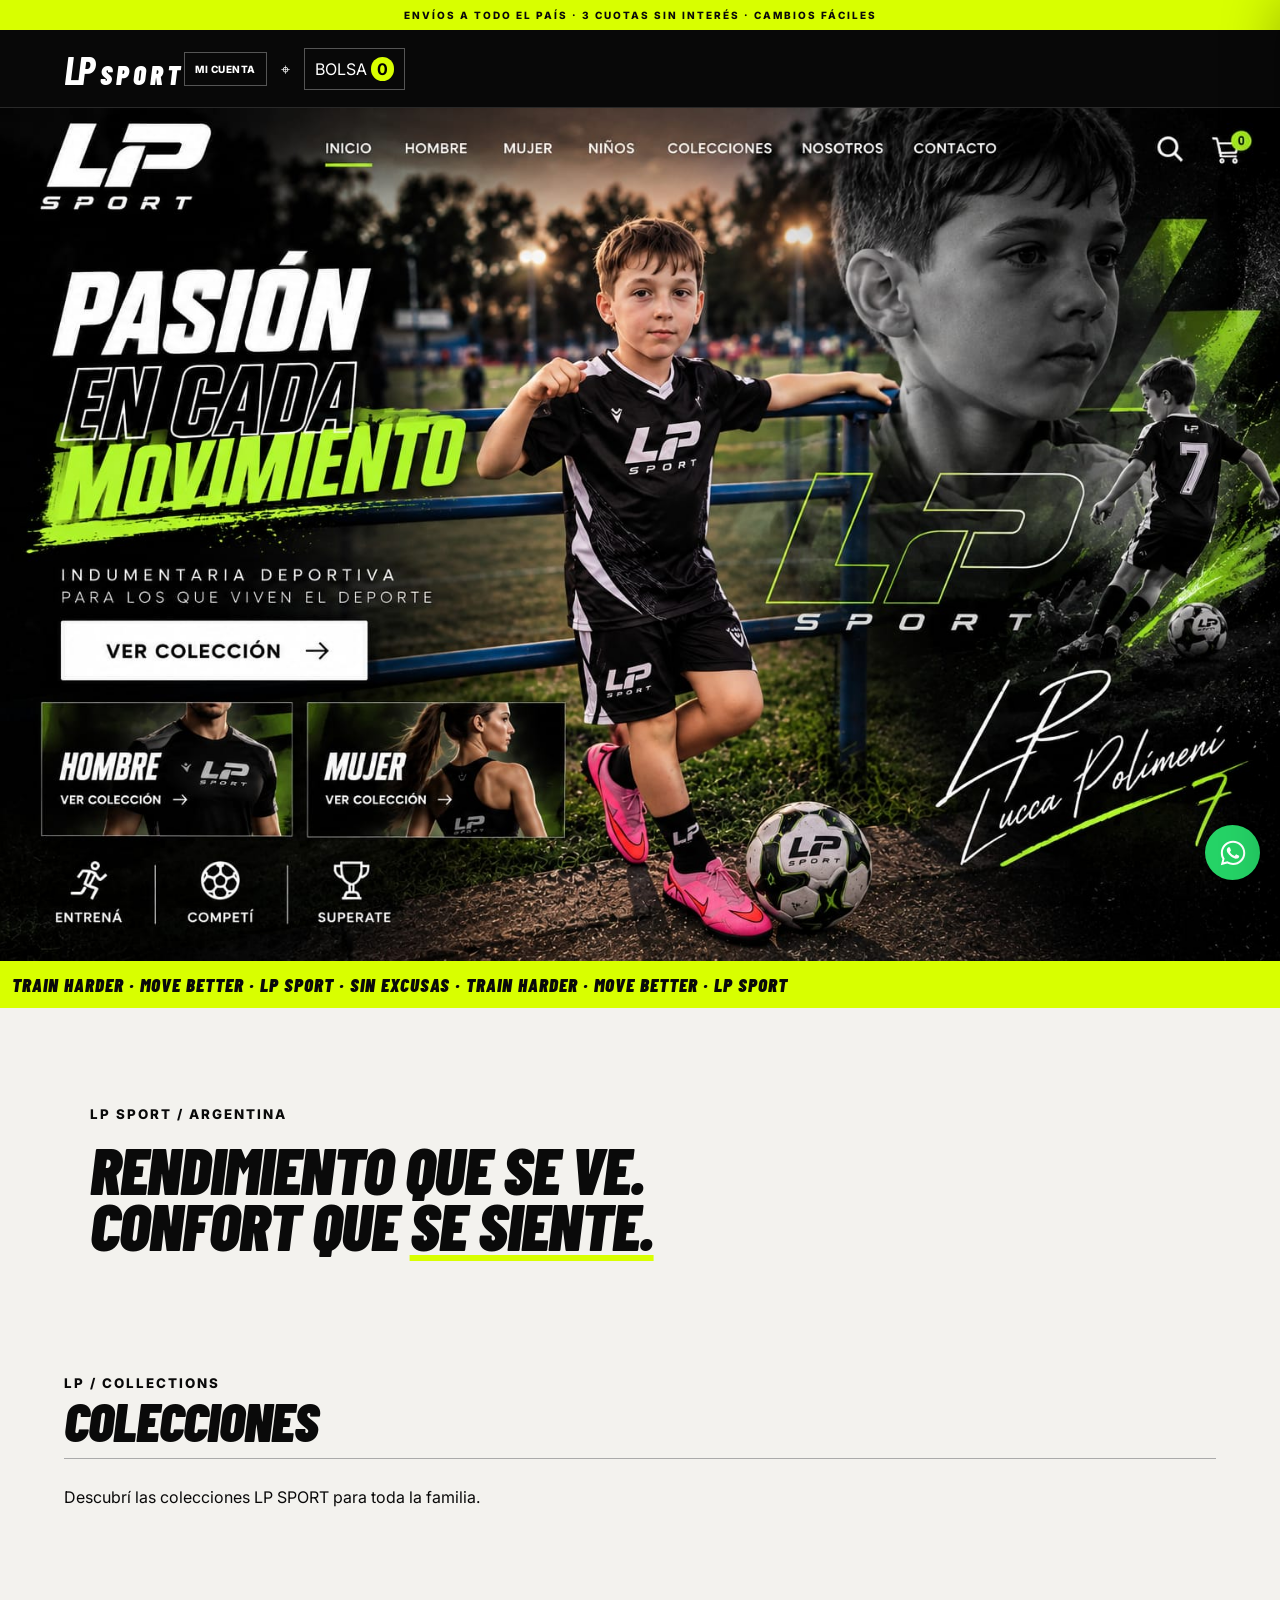
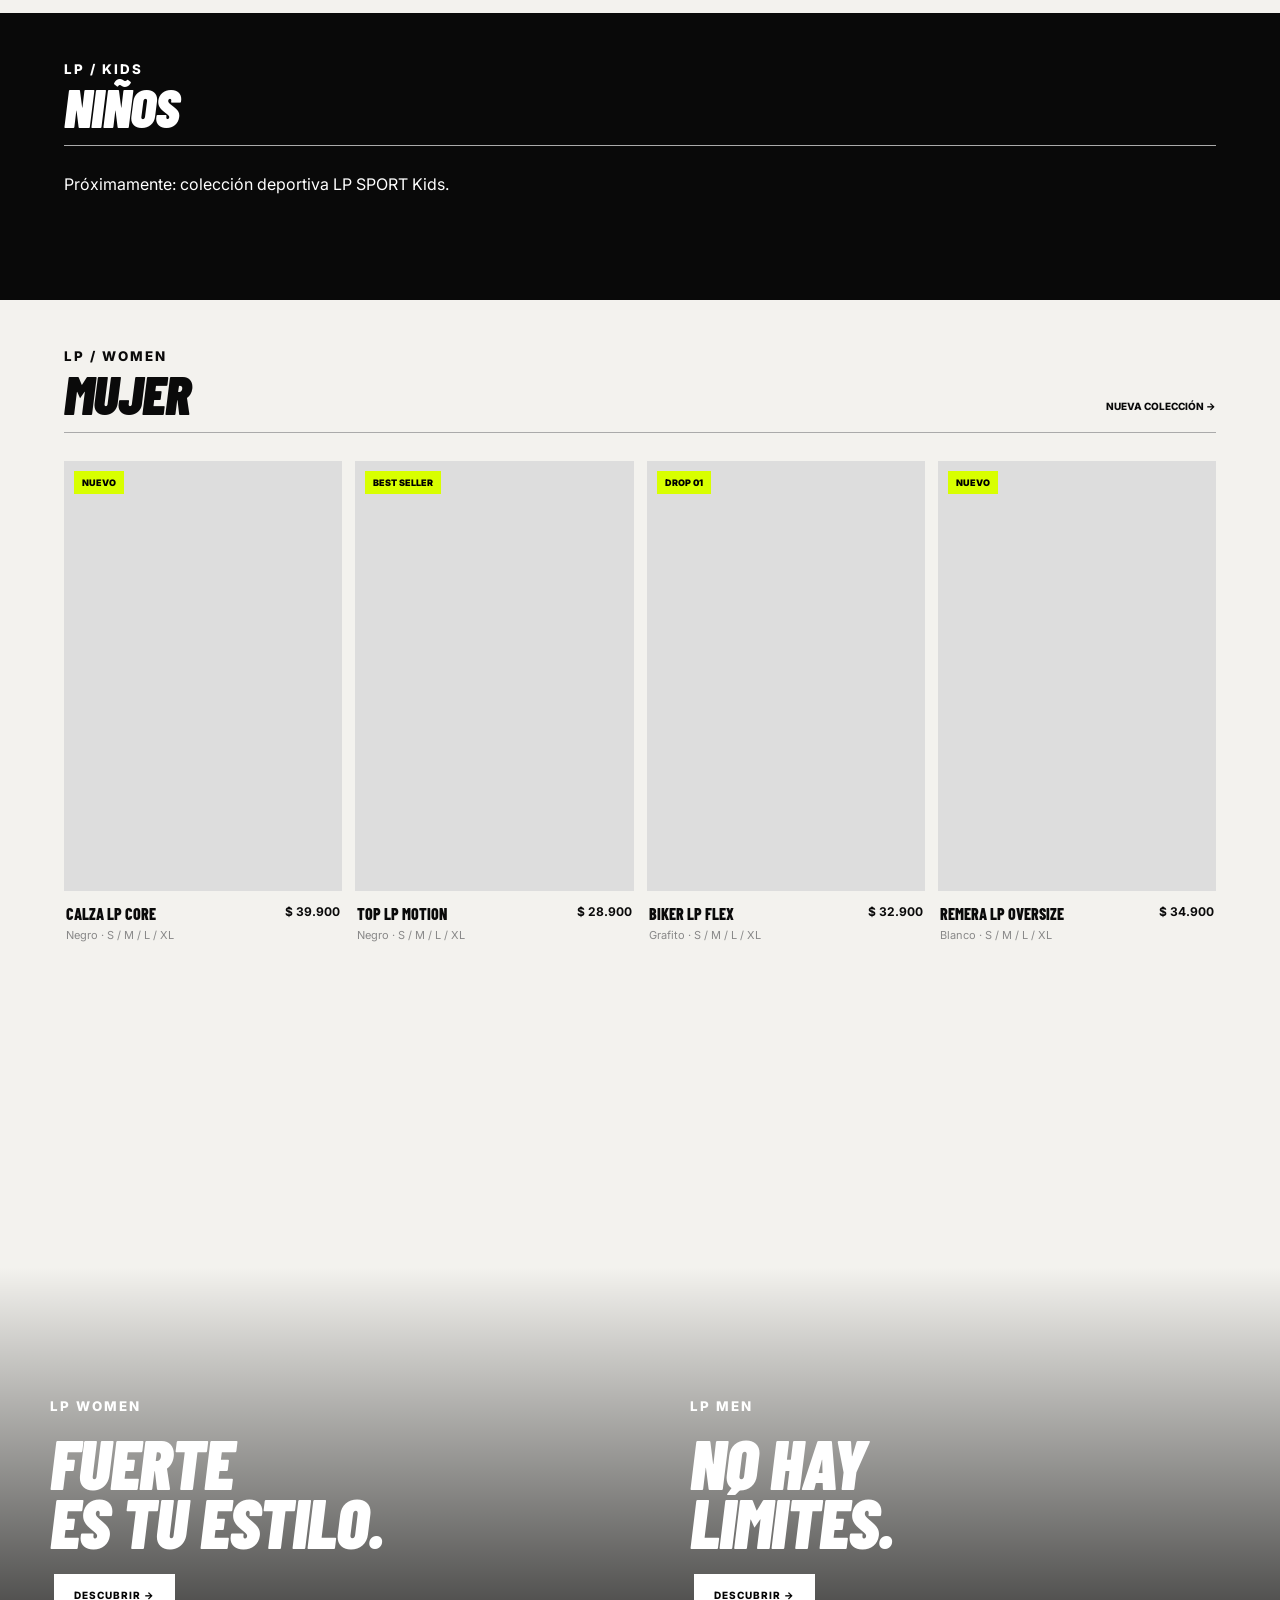
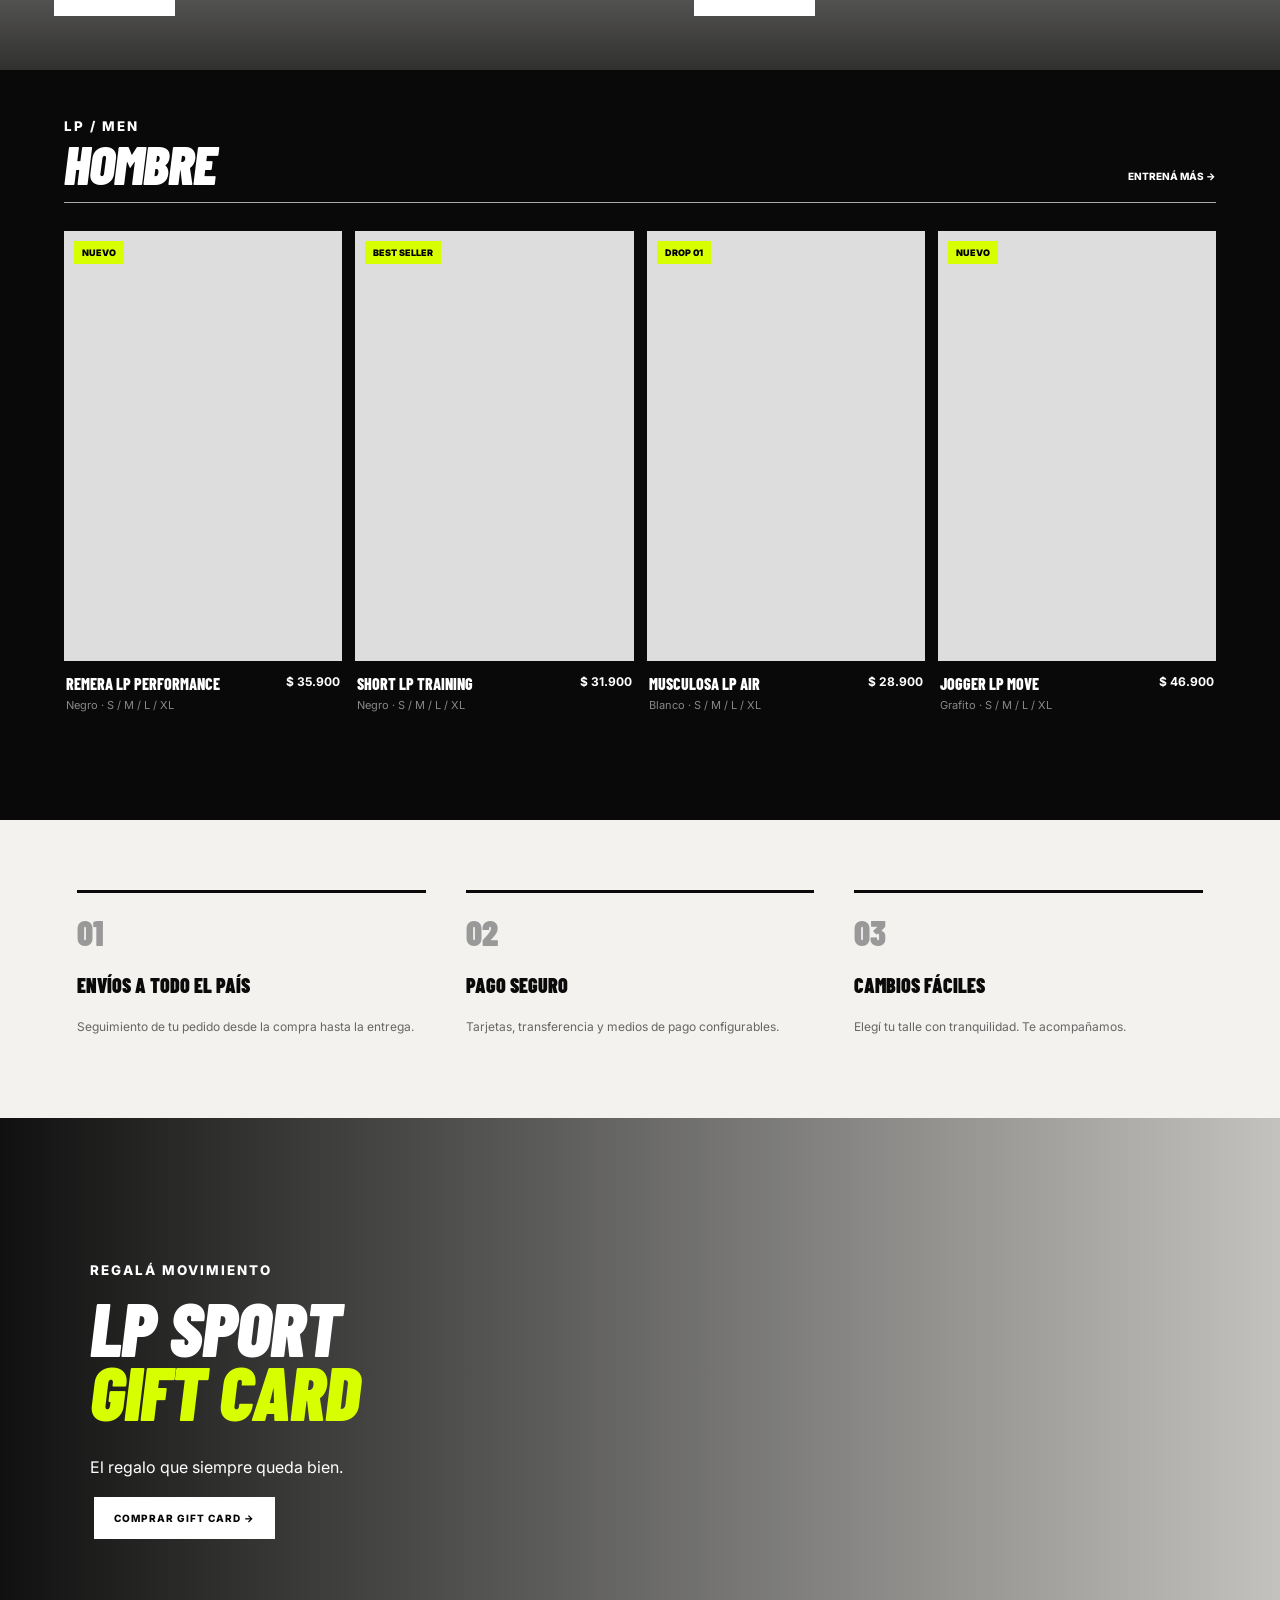
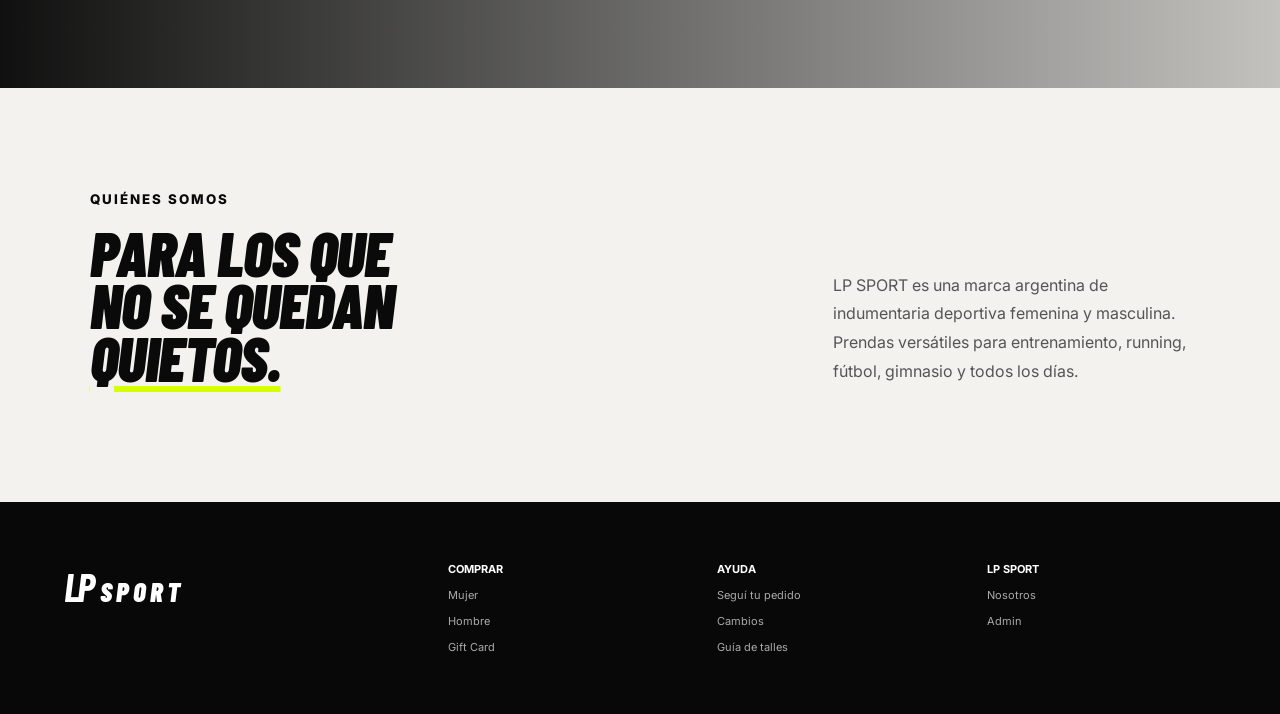
<file: index.html>
<!doctype html><html lang="es"><head><meta charset="utf-8"><meta name="viewport" content="width=device-width,initial-scale=1"><title>LP SPORT | Indumentaria deportiva</title><meta name="theme-color" content="#080808"><link rel="icon" href="lp-icon.svg" type="image/svg+xml"><link rel="manifest" href="manifest.webmanifest"><link href="https://fonts.googleapis.com/css2?family=Barlow+Condensed:ital,wght@0,700;0,900;1,900&family=Inter:wght@400;600;800&display=swap" rel="stylesheet"><link rel="stylesheet" href="styles.css"><link rel="stylesheet" href="portada.css?v=6"></head><body>
<div class="top">ENVÍOS A TODO EL PAÍS · 3 CUOTAS SIN INTERÉS · CAMBIOS FÁCILES</div><header class="minimalHeader"><a class="brand" href="#"><b>LP</b> SPORT</a><div class="headActions"><button id="installBtn" class="installApp" onclick="installLP()" hidden>INSTALAR APP</button><button class="clientBtn" onclick="openClient()">MI CUENTA</button><button onclick="openTrack()">⌖</button><button class="bag" onclick="openCart()">BOLSA <b id="count">0</b></button></div></header>
<section class="hero"><div class="heroLinks" aria-label="Navegación de portada"><a class="hl inicio" href="#" aria-label="Inicio"></a><a class="hl hombre" href="#hombre" aria-label="Hombre"></a><a class="hl mujer" href="#mujer" aria-label="Mujer"></a><a class="hl ninos" href="#ninos" aria-label="Niños"></a><a class="hl colecciones" href="#colecciones" aria-label="Colecciones"></a><a class="hl nosotros" href="#nosotros" aria-label="Nosotros"></a><a class="hl contacto" href="#contacto" aria-label="Contacto"></a></div><div class="heroText"><small>LP SPORT · DROP 01</small><h1>HECHO PARA<br><i>MOVERTE.</i></h1><p>Indumentaria deportiva femenina y masculina para entrenar fuerte y vivir en movimiento.</p><a class="btn" href="#mujer">COMPRAR MUJER →</a><a class="btn ghost" href="#hombre">COMPRAR HOMBRE →</a></div></section>
<div class="ticker">TRAIN HARDER · MOVE BETTER · LP SPORT · SIN EXCUSAS · TRAIN HARDER · MOVE BETTER · LP SPORT</div>
<section class="statement"><small>LP SPORT / ARGENTINA</small><h2>RENDIMIENTO QUE SE VE.<br>CONFORT QUE <i>SE SIENTE.</i></h2></section>
<section class="shop" id="colecciones"><div class="title"><div><small>LP / COLLECTIONS</small><h2>COLECCIONES</h2></div></div><p>Descubrí las colecciones LP SPORT para toda la familia.</p></section><section class="shop black" id="ninos"><div class="title"><div><small>LP / KIDS</small><h2>NIÑOS</h2></div></div><p>Próximamente: colección deportiva LP SPORT Kids.</p></section><section class="shop" id="mujer"><div class="title"><div><small>LP / WOMEN</small><h2>MUJER</h2></div><span>NUEVA COLECCIÓN →</span></div><div class="grid" id="women"></div></section>
<section class="duo"><div class="tile woman"><div><small>LP WOMEN</small><h2>FUERTE<br>ES TU ESTILO.</h2><a class="btn" href="#mujer">DESCUBRIR →</a></div></div><div class="tile man"><div><small>LP MEN</small><h2>NO HAY<br>LÍMITES.</h2><a class="btn" href="#hombre">DESCUBRIR →</a></div></div></section>
<section class="shop black" id="hombre"><div class="title"><div><small>LP / MEN</small><h2>HOMBRE</h2></div><span>ENTRENÁ MÁS →</span></div><div class="grid" id="men"></div></section>
<section class="perks"><div><b>01</b><h3>ENVÍOS A TODO EL PAÍS</h3><p>Seguimiento de tu pedido desde la compra hasta la entrega.</p></div><div><b>02</b><h3>PAGO SEGURO</h3><p>Tarjetas, transferencia y medios de pago configurables.</p></div><div><b>03</b><h3>CAMBIOS FÁCILES</h3><p>Elegí tu talle con tranquilidad. Te acompañamos.</p></div></section>
<section class="gift" id="gift"><small>REGALÁ MOVIMIENTO</small><h2>LP SPORT<br><i>GIFT CARD</i></h2><p>El regalo que siempre queda bien.</p><button class="btn" onclick="gift()">COMPRAR GIFT CARD →</button></section>
<section class="about" id="nosotros"><div><small>QUIÉNES SOMOS</small><h2>PARA LOS QUE<br>NO SE QUEDAN<br><i>QUIETOS.</i></h2></div><p>LP SPORT es una marca argentina de indumentaria deportiva femenina y masculina. Prendas versátiles para entrenamiento, running, fútbol, gimnasio y todos los días.</p></section>
<footer id="contacto"><div class="brand"><b>LP</b> SPORT</div><div><b>COMPRAR</b><a href="#mujer">Mujer</a><a href="#hombre">Hombre</a><a href="#gift">Gift Card</a></div><div><b>AYUDA</b><a href="#" onclick="openTrack()">Seguí tu pedido</a><a href="#">Cambios</a><a href="#">Guía de talles</a></div><div><b>LP SPORT</b><a href="#nosotros">Nosotros</a><a href="admin.html">Admin</a></div></footer>
<a class="wa" href="https://wa.me/5491144345031?text=Hola%20LP%20sport%20necesito%20ayuda%21%21%21" target="_blank" aria-label="WhatsApp ventas"><svg viewBox="0 0 32 32" aria-hidden="true"><path fill="currentColor" d="M16.04 3C8.86 3 3.02 8.79 3.02 15.91c0 2.28.6 4.5 1.74 6.45L3 29l6.84-1.78a13.08 13.08 0 0 0 6.19 1.57h.01c7.18 0 13.02-5.79 13.02-12.91C29.06 8.79 23.22 3 16.04 3Zm0 23.61h-.01a10.9 10.9 0 0 1-5.55-1.51l-.4-.24-4.06 1.06 1.08-3.93-.26-.4a10.7 10.7 0 0 1-1.66-5.68c0-5.92 4.87-10.74 10.86-10.74 5.99 0 10.86 4.82 10.86 10.74 0 5.92-4.87 10.7-10.86 10.7Zm5.96-8.03c-.33-.16-1.93-.94-2.23-1.05-.3-.11-.52-.16-.74.16-.22.32-.85 1.05-1.04 1.27-.19.22-.38.24-.71.08-.33-.16-1.38-.5-2.63-1.6-.97-.86-1.63-1.92-1.82-2.24-.19-.32-.02-.5.14-.66.15-.14.33-.38.49-.57.16-.19.22-.32.33-.54.11-.22.05-.41-.03-.57-.08-.16-.74-1.76-1.01-2.41-.27-.64-.54-.55-.74-.56h-.63c-.22 0-.57.08-.87.41-.3.32-1.14 1.1-1.14 2.68 0 1.58 1.17 3.11 1.33 3.32.16.22 2.3 3.48 5.58 4.88.78.33 1.39.53 1.86.68.78.25 1.49.21 2.05.13.63-.09 1.93-.78 2.2-1.53.27-.75.27-1.4.19-1.53-.08-.14-.3-.22-.63-.38Z"/></svg></a>
<aside id="cart"><div class="asideHead"><h2>TU BOLSA</h2><button onclick="closeCart()">×</button></div><div id="items"></div><div class="total"><span>SUBTOTAL</span><b id="subtotal">$0</b><button class="pay" onclick="checkout()">FINALIZAR COMPRA →</button></div></aside>
<div class="modal" id="modal"><div class="box"><button class="x" onclick="closeModal()">×</button><div id="modalBody"></div></div></div>
<script src="app.js"></script></body></html>
</file>
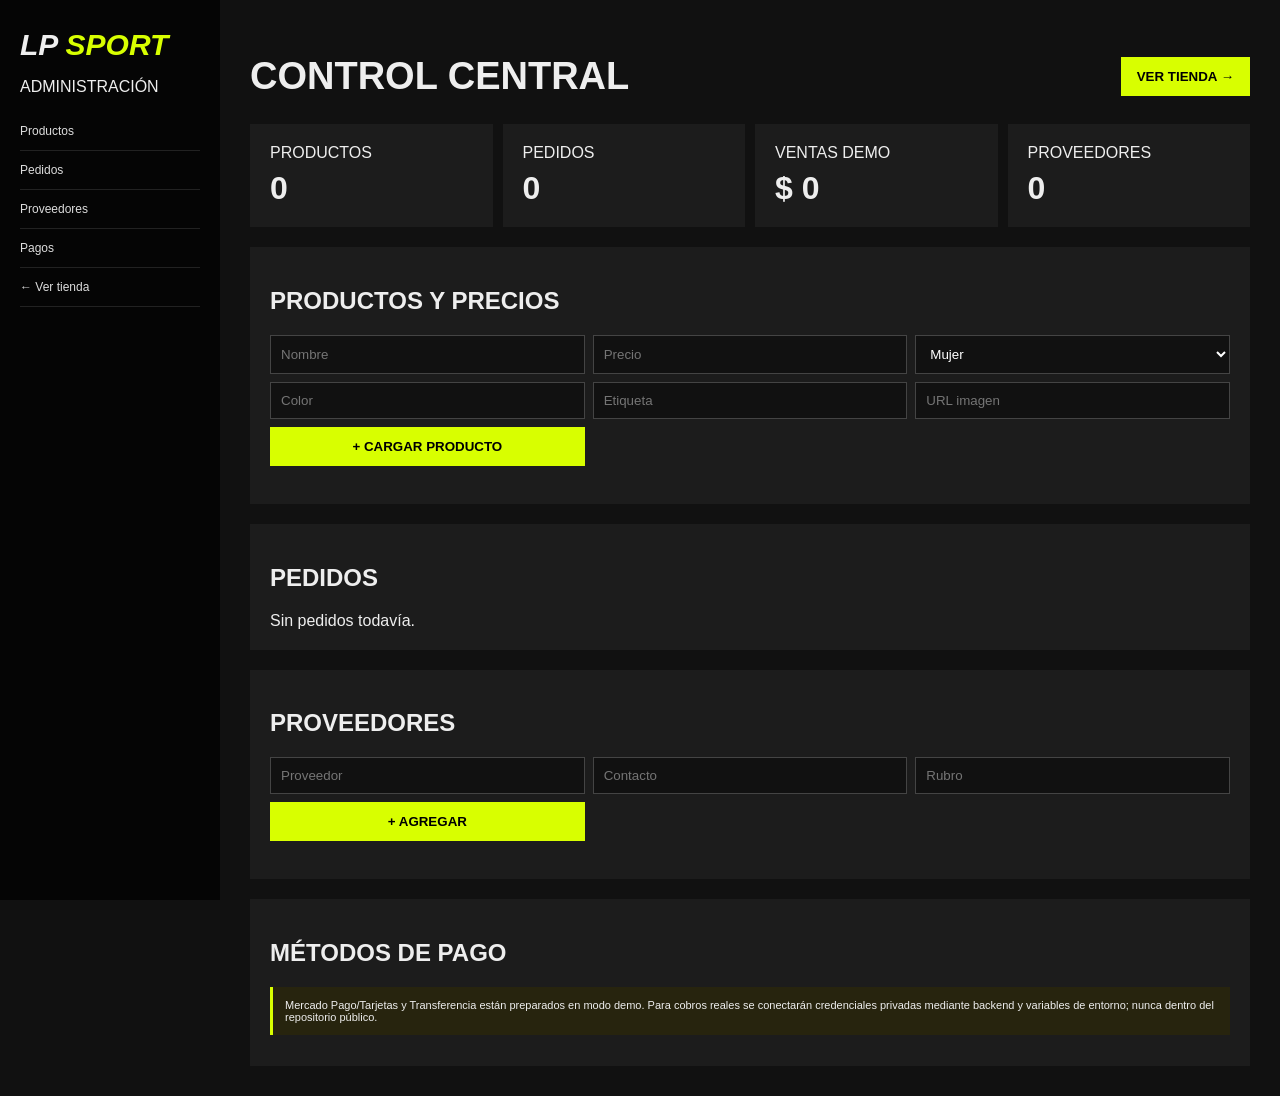
<file: admin.html>
<!doctype html><html lang="es"><head><meta charset="utf-8"><meta name="viewport" content="width=device-width,initial-scale=1"><title>LP SPORT Admin</title><style>*{box-sizing:border-box}body{margin:0;background:#111;color:#eee;font-family:Arial}aside{position:fixed;inset:0 auto 0 0;width:220px;background:#050505;padding:28px 20px}.logo{font-size:30px;font-weight:900;font-style:italic}.logo b{color:#d8ff00}aside a{display:block;padding:12px 0;border-bottom:1px solid #222;color:#ddd;text-decoration:none;font-size:12px}main{margin-left:220px;padding:30px}.head{display:flex;justify-content:space-between;align-items:center}.head h1{font-size:38px}.btn{background:#d8ff00;border:0;padding:12px 16px;font-weight:800;cursor:pointer}.cards{display:grid;grid-template-columns:repeat(4,1fr);gap:10px}.card,.panel{background:#1c1c1c;padding:20px}.card strong{display:block;font-size:32px;margin-top:8px}.panel{margin-top:20px;overflow:auto}.form{display:grid;grid-template-columns:repeat(3,1fr);gap:8px;margin-bottom:18px}input,select{background:#111;border:1px solid #444;color:white;padding:10px}table{width:100%;border-collapse:collapse;font-size:12px}td,th{padding:11px;border-bottom:1px solid #333;text-align:left}.order{border:1px solid #333;padding:13px;margin:8px 0;display:grid;grid-template-columns:1fr 1fr 1fr auto;gap:10px;align-items:center}.del{background:none;border:0;color:#ff7777;cursor:pointer}.note{border-left:3px solid #d8ff00;background:#27240e;padding:12px;font-size:11px}@media(max-width:750px){aside{position:static;width:auto}aside a{display:inline-block;margin-right:10px}main{margin:0}.cards{grid-template-columns:1fr 1fr}.form,.order{grid-template-columns:1fr}}</style></head><body><aside><div class="logo">LP <b>SPORT</b></div><p>ADMINISTRACIÓN</p><a href="#productos">Productos</a><a href="#pedidos">Pedidos</a><a href="#proveedores">Proveedores</a><a href="#pagos">Pagos</a><a href="index.html">← Ver tienda</a></aside><main><div class="head"><h1>CONTROL CENTRAL</h1><button class="btn" onclick="location.href='index.html'">VER TIENDA →</button></div><div class="cards"><div class="card">PRODUCTOS<strong id="kp">0</strong></div><div class="card">PEDIDOS<strong id="ko">0</strong></div><div class="card">VENTAS DEMO<strong id="ks">$0</strong></div><div class="card">PROVEEDORES<strong id="kv">0</strong></div></div><section class="panel" id="productos"><h2>PRODUCTOS Y PRECIOS</h2><div class="form"><input id="pn" placeholder="Nombre"><input id="pp" type="number" placeholder="Precio"><select id="pg"><option value="w">Mujer</option><option value="m">Hombre</option></select><input id="pc" placeholder="Color"><input id="pt" placeholder="Etiqueta"><input id="pi" placeholder="URL imagen"><button class="btn" onclick="addP()">+ CARGAR PRODUCTO</button></div><table><tbody id="plist"></tbody></table></section><section class="panel" id="pedidos"><h2>PEDIDOS</h2><div id="olist"></div></section><section class="panel" id="proveedores"><h2>PROVEEDORES</h2><div class="form"><input id="vn" placeholder="Proveedor"><input id="vc" placeholder="Contacto"><input id="vt" placeholder="Rubro"><button class="btn" onclick="addV()">+ AGREGAR</button></div><table><tbody id="vlist"></tbody></table></section><section class="panel" id="pagos"><h2>MÉTODOS DE PAGO</h2><p class="note">Mercado Pago/Tarjetas y Transferencia están preparados en modo demo. Para cobros reales se conectarán credenciales privadas mediante backend y variables de entorno; nunca dentro del repositorio público.</p></section></main><script>
let p=JSON.parse(localStorage.getItem("lp_products")||"[]"),v=JSON.parse(localStorage.getItem("lp_providers")||"[]"),o=[];const money=n=>new Intl.NumberFormat("es-AR",{style:"currency",currency:"ARS",maximumFractionDigits:0}).format(n);
function addP(){if(!pn.value||!pp.value)return alert("Completá nombre y precio");p.push({id:Date.now(),name:pn.value,price:+pp.value,g:pg.value,color:pc.value||"Negro",tag:pt.value||"NUEVO",img:pi.value||"https://images.unsplash.com/photo-1517836357463-d25dfeac3438?auto=format&fit=crop&w=800&q=80"});save()}
function addV(){if(!vn.value)return;v.push({id:Date.now(),name:vn.value,contact:vc.value,type:vt.value});save()}function delP(id){p=p.filter(x=>x.id!==id);save()}function delV(id){v=v.filter(x=>x.id!==id);save()}function save(){localStorage.setItem("lp_products",JSON.stringify(p));localStorage.setItem("lp_providers",JSON.stringify(v));render()}
function status(code,val){let x=o.find(y=>y.code===code);if(x){x.status=val;localStorage.setItem("lp_orders",JSON.stringify(o));render()}}
function render(){o=JSON.parse(localStorage.getItem("lp_orders")||"[]");kp.textContent=p.length;ko.textContent=o.length;kv.textContent=v.length;ks.textContent=money(o.reduce((a,x)=>a+x.total,0));plist.innerHTML=p.map(x=>'<tr><td><b>'+x.name+'</b></td><td>'+(x.g==="w"?"Mujer":"Hombre")+'</td><td>'+money(x.price)+'</td><td>'+x.color+'</td><td><button class="del" onclick="delP('+x.id+')">Eliminar</button></td></tr>').join("");olist.innerHTML=o.length?o.map(x=>'<div class="order"><div><b>'+x.code+'</b><br><small>'+x.date+'</small></div><div>'+x.customer+'<br><small>'+x.address+'</small></div><b>'+money(x.total)+'</b><select onchange="status(\''+x.code+'\',this.value)">'+["Pedido confirmado","Preparando pedido","En camino","Entregado"].map(s=>'<option '+(s===x.status?"selected":"")+'>'+s+'</option>').join("")+'</select></div>').join(""):"Sin pedidos todavía.";vlist.innerHTML=v.map(x=>'<tr><td>'+x.name+'</td><td>'+x.type+'</td><td>'+x.contact+'</td><td><button class="del" onclick="delV('+x.id+')">Eliminar</button></td></tr>').join("")}render();</script></body></html>
</file>
<file: styles.css>
*{box-sizing:border-box}html{scroll-behavior:smooth}body{margin:0;background:#f3f2ee;color:#0a0a0a;font-family:Inter,Arial}a{text-decoration:none;color:inherit}button,input,select{font:inherit}.top{background:#d8ff00;text-align:center;padding:9px;font-size:10px;font-weight:800;letter-spacing:2px}header{height:78px;background:#080808;color:white;display:flex;align-items:center;padding:0 5vw;position:sticky;top:0;z-index:20;border-bottom:1px solid #292929}.brand{font:900 italic 27px "Barlow Condensed";letter-spacing:4px}.brand b{font-size:40px;letter-spacing:-4px}nav{margin:auto;display:flex;gap:32px;font-size:11px;font-weight:800;letter-spacing:1px}nav a:hover{color:#d8ff00}header button{background:none;border:0;color:white;cursor:pointer}.bag{border:1px solid #555;padding:10px!important}.bag b{background:#d8ff00;color:#000;border-radius:20px;padding:2px 6px}.hero{height:78vh;min-height:620px;background:linear-gradient(90deg,#000c,#0001),url("https://images.unsplash.com/photo-1538805060514-97d9cc17730c?auto=format&fit=crop&w=1800&q=88") center/cover;color:white;display:flex;align-items:center}.heroText{margin-left:7vw;max-width:680px}small{font-weight:800;letter-spacing:2px}.hero h1,.statement h2,.title h2,.tile h2,.gift h2,.about h2{font:900 italic 78px/.85 "Barlow Condensed";margin:18px 0;letter-spacing:-1px}.hero h1 i,.gift i{color:#d8ff00}.hero p{max-width:500px;color:#ddd;line-height:1.6;margin-bottom:28px}.btn{display:inline-block;background:white;color:#050505;border:0;padding:15px 20px;margin:4px;font-size:10px;font-weight:800;letter-spacing:1px;cursor:pointer}.ghost{background:transparent;color:white;border:1px solid #aaa}.ticker{background:#d8ff00;padding:12px;white-space:nowrap;overflow:hidden;font:900 italic 19px "Barlow Condensed";letter-spacing:1px}.statement{padding:95px 7vw 55px}.statement h2{font-size:66px;max-width:850px}.statement i{font-style:italic;text-decoration:underline;text-decoration-color:#d8ff00}.shop{padding:45px 5vw 90px}.black{background:#090909;color:white}.title{display:flex;align-items:end;justify-content:space-between;border-bottom:1px solid #aaa;margin-bottom:28px}.title h2{font-size:55px;margin:5px 0 15px}.title span{font-size:10px;font-weight:800;margin-bottom:20px}.grid{display:grid;grid-template-columns:repeat(4,1fr);gap:13px}.productImg{height:430px;background:#ddd center/cover;position:relative;overflow:hidden}.tag{position:absolute;top:10px;left:10px;background:#d8ff00;color:#000;padding:6px 8px;font-size:9px;font-weight:900}.quick{position:absolute;bottom:-50px;left:10px;right:10px;padding:13px;border:0;background:white;font-size:10px;font-weight:900;transition:.2s;cursor:pointer}.product:hover .quick{bottom:10px}.info{display:flex;justify-content:space-between;padding:13px 2px}.info h3{font:800 16px "Barlow Condensed";margin:0}.info p{font-size:11px;color:#888;margin:5px 0}.info b{font-size:12px}.duo{display:grid;grid-template-columns:1fr 1fr}.tile{height:620px;background:center/cover;display:flex;align-items:end;padding:50px;color:white;position:relative}.tile:after{content:"";position:absolute;inset:0;background:linear-gradient(0deg,#000c,transparent 65%)}.tile>div{position:relative;z-index:1}.tile h2{font-size:70px}.woman{background-image:url("https://images.unsplash.com/photo-1518611012118-696072aa579a?auto=format&fit=crop&w=1000&q=85")}.man{background-image:url("https://images.unsplash.com/photo-1581009146145-b5ef050c2e1e?auto=format&fit=crop&w=1000&q=85")}.perks{display:grid;grid-template-columns:repeat(3,1fr);gap:40px;padding:70px 6vw}.perks>div{border-top:3px solid;padding-top:18px}.perks b{font:900 35px "Barlow Condensed";color:#999}.perks h3{font:900 20px "Barlow Condensed"}.perks p{color:#666;font-size:12px;line-height:1.6}.gift{min-height:570px;padding:7vw;color:white;background:linear-gradient(90deg,#000e,#0003),url("https://images.unsplash.com/photo-1517836357463-d25dfeac3438?auto=format&fit=crop&w=1800&q=85") center/cover;display:flex;flex-direction:column;justify-content:center;align-items:start}.gift h2{font-size:75px}.about{padding:100px 7vw;display:grid;grid-template-columns:1.3fr .7fr;gap:80px}.about h2{font-size:62px}.about i{font-style:italic;text-decoration:underline;text-decoration-color:#d8ff00}.about p{align-self:end;color:#555;line-height:1.8}footer{background:#080808;color:white;padding:60px 5vw;display:grid;grid-template-columns:1.5fr repeat(3,1fr);gap:40px}footer>div:not(.brand){display:flex;flex-direction:column;gap:12px;font-size:11px;color:#aaa}footer>div>b{color:white}.wa{position:fixed;right:20px;bottom:20px;background:#25D366;color:white;width:55px;height:55px;border-radius:50%;display:grid;place-items:center;font-weight:900;z-index:30}aside{position:fixed;right:-470px;top:0;width:min(460px,100%);height:100vh;background:white;z-index:50;padding:25px;transition:.3s;display:flex;flex-direction:column;box-shadow:-15px 0 50px #0004}aside.open{right:0}.asideHead{display:flex;justify-content:space-between;border-bottom:2px solid}.asideHead h2{font:900 30px "Barlow Condensed"}.asideHead button,.x{border:0;background:none;font-size:30px;cursor:pointer}.line{display:grid;grid-template-columns:65px 1fr auto;gap:10px;padding:15px 0;border-bottom:1px solid #ddd}.line img{width:65px;height:80px;object-fit:cover}.line h4{margin:4px 0;font:800 14px "Barlow Condensed"}.line small{letter-spacing:0;color:#777}.total{margin-top:auto;border-top:2px solid;padding-top:18px;display:grid;grid-template-columns:1fr auto;gap:15px}.pay{grid-column:1/-1;background:#080808;color:white;border:0;padding:15px;font-weight:800;cursor:pointer}.modal{display:none;position:fixed;inset:0;background:#000c;z-index:60;align-items:center;justify-content:center;padding:20px}.modal.show{display:flex}.box{width:min(700px,100%);max-height:90vh;overflow:auto;background:white;padding:35px;position:relative}.x{position:absolute;right:15px;top:10px}.form{display:grid;grid-template-columns:1fr 1fr;gap:10px}.form input,.form select,.track input{padding:12px;border:1px solid #bbb}.full{grid-column:1/-1}.choice{border:1px solid #ccc;padding:12px;margin:8px 0}.track{display:flex}.track input{flex:1}.track button{background:#111;color:white;border:0;padding:0 18px}.status{background:#eee;padding:18px;margin-top:20px}
@media(max-width:850px){nav{display:none}.grid{grid-template-columns:1fr 1fr}.productImg{height:55vw}.duo{grid-template-columns:1fr}.perks{grid-template-columns:1fr}.about{grid-template-columns:1fr;gap:10px}footer{grid-template-columns:1fr 1fr}.hero h1{font-size:60px}}@media(max-width:520px){header{height:65px}.heroText{margin:0 6vw}.hero h1{font-size:52px}.statement{padding:65px 5vw 30px}.statement h2{font-size:44px}.shop{padding:35px 4vw 65px}.grid{gap:7px}.productImg{height:67vw}.tile{height:500px;padding:30px}.tile h2{font-size:55px}.gift h2{font-size:55px}.about h2{font-size:46px}.form{grid-template-columns:1fr}.full{grid-column:auto}}
.headActions{display:flex;align-items:center;gap:8px}.installApp,.clientBtn{border:1px solid #555!important;padding:10px!important;font-size:10px;font-weight:800;letter-spacing:.5px}.installApp{background:#d8ff00!important;color:#000!important}.clientBenefits{background:#f1f1ed;padding:20px;margin:20px 0;line-height:1.7}
@media(max-width:520px){.headActions{gap:4px}.installApp,.clientBtn{padding:8px 6px!important;font-size:8px}.minimalHeader .brand{font-size:20px}.minimalHeader .brand b{font-size:31px}}
</file>
<file: portada.css>
/* LP SPORT portada oficial - responsive sin recortes */
.hero{
  width:100%;
  height:auto !important;
  min-height:0 !important;
  aspect-ratio:3 / 2;
  background-color:#050505;
  background-image:url("WhatsApp%20Image%202026-10-04%20at%2017.15.05.jpeg");
  background-position:center center;
  background-size:100% 100%;
  background-repeat:no-repeat;
  color:white;
  display:block;
  position:relative;
  overflow:hidden;
}
.hero:after{display:none !important}
.heroText{display:none !important}
@media(max-width:850px){
 .hero{
   width:100%;
   height:auto !important;
   min-height:0 !important;
   aspect-ratio:3 / 2;
   background-size:100% 100%;
   background-position:center center;
 }
}
@media(max-width:520px){
 .hero{
   height:auto !important;
   min-height:0 !important;
   aspect-ratio:3 / 2;
   background-size:100% 100%;
   background-position:center center;
 }
}

.heroLinks{position:absolute;left:0;top:0;width:100%;height:100%;z-index:999;pointer-events:none}
.heroLinks .hl{position:absolute;display:block;pointer-events:auto!important;cursor:pointer;z-index:1000;top:3%;height:12%;}
.heroLinks .inicio{left:25%;width:5.5%}
.heroLinks .hombre{left:31%;width:6.5%}
.heroLinks .mujer{left:38%;width:5%}
.heroLinks .ninos{left:43.5%;width:5.5%}
.heroLinks .colecciones{left:49.5%;width:9%}
.heroLinks .nosotros{left:59%;width:7%}
.heroLinks .contacto{left:66.5%;width:7.5%}
.anchor-target{display:block;position:relative;top:-90px;visibility:hidden}
@media(max-width:520px){.heroLinks .hl{top:3%;height:12%}}

@media(max-width:850px){
 .heroLinks .hl{top:2%;height:15%}
 .heroLinks .inicio{left:24%;width:7%}
 .heroLinks .hombre{left:30.5%;width:8%}
 .heroLinks .mujer{left:38%;width:7%}
 .heroLinks .ninos{left:44%;width:7%}
 .heroLinks .colecciones{left:50%;width:10%}
 .heroLinks .nosotros{left:59%;width:9%}
 .heroLinks .contacto{left:67%;width:9%}
}

.wa svg{width:30px;height:30px;display:block}
</file>
